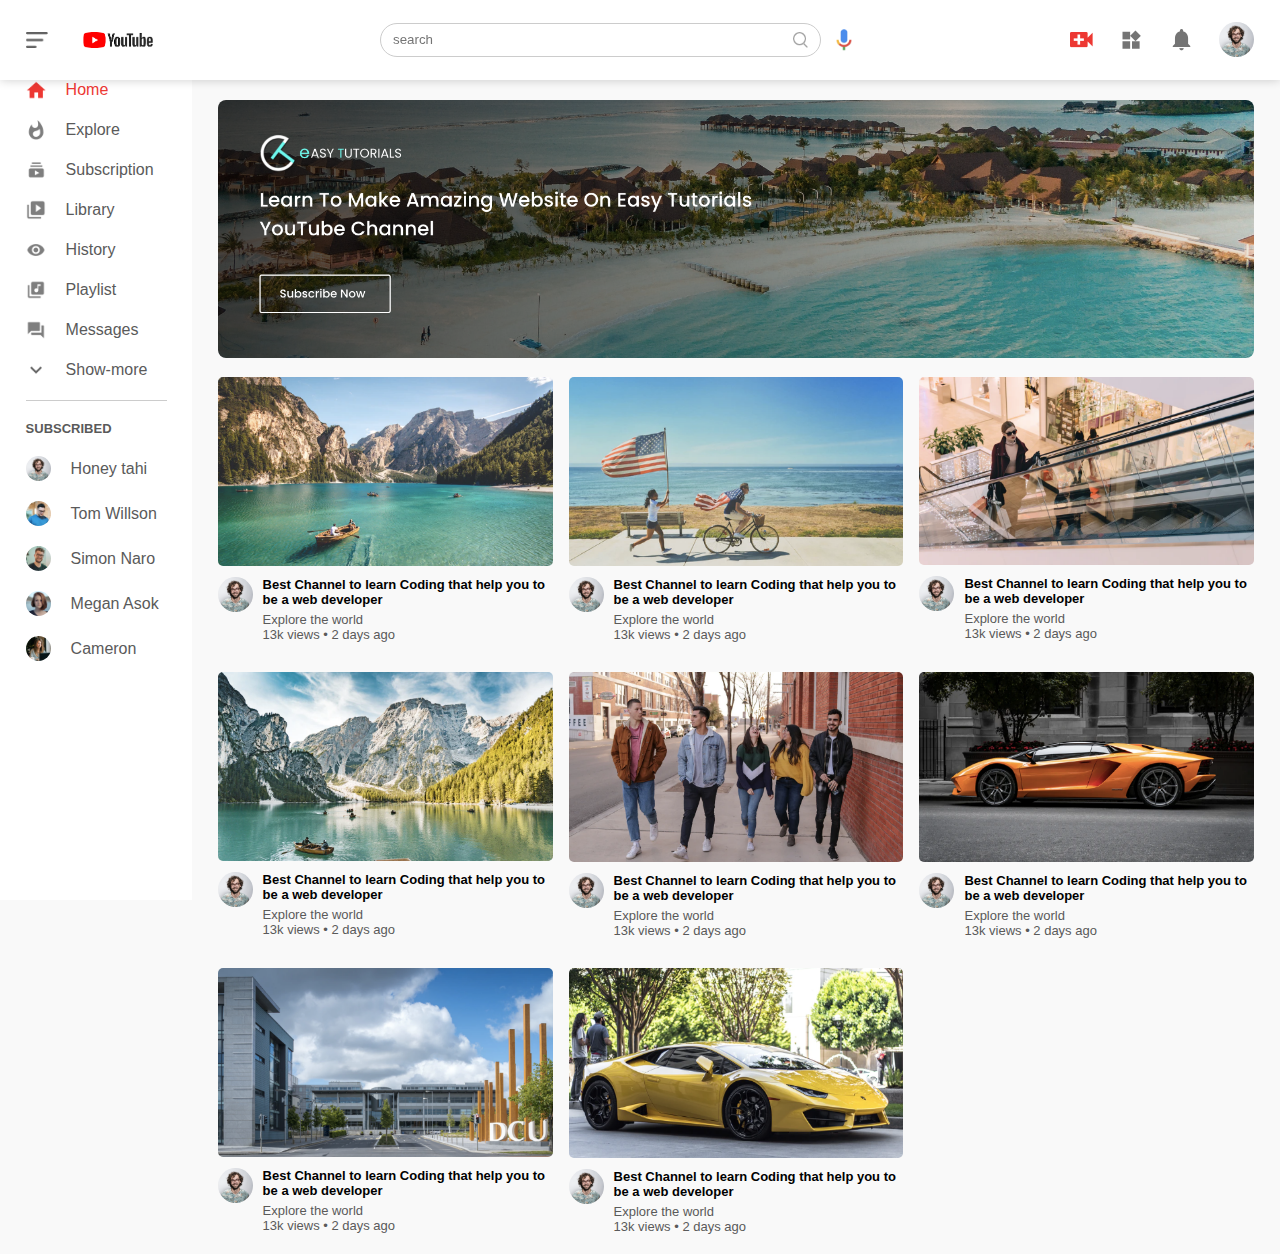
<file: index.html>
<!DOCTYPE html>
<html lang="en">
<head>
    <meta charset="UTF-8">
    <meta name="viewport" content="width=device-width, initial-scale=1.0">
    <title>Video Sharing website</title>
    <link rel="stylesheet" href="style.css">
</head>
<body>
    <nav class="flex-div">
        <div class="nav-left flex-div">
            <img src="images/images/menu.png" class="menu-icon">
            <img src="images/images/logo.png" class="logo">
        </div>
        <div class="nav-middle flex-div">
            <div class="search-box flex-div">
                <input type="text" placeholder="search">
                <img src="images/images/search.png" alt="">
            </div>
            <img src="images/images/voice-search.png" class="mic-icon" alt="">
        </div>
        <div class="nav-right flex-div">
            <img src="images/images/upload.png">
            <img src="images/images/more.png">
            <img src="images/images/notification.png">
            <img src="images/images/Jack.png" class="user-icon">

        </div>
    </nav>

   <div class="sidebar">
    <div class="shortcut-links">
        <a href=""> <img src="images/images/home.png"><p>Home</p></a>
        <a href=""> <img src="images/images/explore.png"><p>Explore</p></a>
        <a href=""> <img src="images/images/subscriprion.png"><p>Subscription</p></a>
        <a href=""> <img src="images/images/library.png"><p>Library</p></a>
        <a href=""> <img src="images/images/history.png"><p>History</p></a>
        <a href=""> <img src="images/images/playlist.png"><p>Playlist</p></a>
        <a href=""> <img src="images/images/messages.png"><p>Messages</p></a>
        <a href=""> <img src="images/images/show-more.png"><p>Show-more</p></a>
        <hr>
    </div>
    <div class="subscribed-list">
        <h3>SUBSCRIBED</h3>
        <a href=""><img src="images/images/Jack.png" alt=""><p>Honey tahi</p></a>
        <a href=""><img src="images/images/tom.png" alt=""><p>Tom Willson</p></a>
        <a href=""><img src="images/images/simon.png" alt=""><p>Simon Naro</p></a>
        <a href=""><img src="images/images/megan.png" alt=""><p>Megan Asok</p></a>
        <a href=""><img src="images/images//cameron.png" alt=""><p>Cameron</p></a>

    </div>
   </div>


<!--main-->
<div class="container">
    <div class="banner">
        <img src="images/images/banner.png">
    </div>
    <div class="list-container">
        <div class="vid-list">
            <a href="/playvideo.html"><img src="images/images/thumbnail1.png" class="thumbnail" alt=""></a>
            
            <div class="flex-div">
                <img src="images/images/Jack.png" alt="">
                <div class="vid-info">
                    <a href="/playvideo.html">Best Channel to learn Coding that help you to be a web developer</a>
                    <p>Explore the world</p>
                    <p>13k views &bull; 2 days ago</p>
                </div>
            </div>
        </div>
        <div class="vid-list">
            <a href="/playvideo.html"><img src="images/images/thumbnail2.png" class="thumbnail" alt=""></a>
            
            <div class="flex-div">
                <img src="images/images/Jack.png" alt="">
                <div class="vid-info">
                    <a href="">Best Channel to learn Coding that help you to be a web developer</a>
                    <p>Explore the world</p>
                    <p>13k views &bull;  2 days ago</p>
                </div>
            </div>
        </div>
        <div class="vid-list">
            <a href="/playvideo.html"><img src="images/images/thumbnail3.png" class="thumbnail" alt=""></a>
            
            <div class="flex-div">
                <img src="images/images/Jack.png" alt="">
                <div class="vid-info">
                    <a href="">Best Channel to learn Coding that help you to be a web developer</a>
                    <p>Explore the world</p>
                    <p>13k views &bull; 2 days ago</p>
                </div>
            </div>
        </div>
        <div class="vid-list">
            <a href="/playvideo.html"><img src="images/images/thumbnail4.png" class="thumbnail" alt=""></a>
            
            <div class="flex-div">
                <img src="images/images/Jack.png" alt="">
                <div class="vid-info">
                    <a href="">Best Channel to learn Coding that help you to be a web developer</a>
                    <p>Explore the world</p>
                    <p>13k views  &bull; 2 days ago</p>
                </div>
            </div>
        </div>
        <div class="vid-list">
            <a href="/playvideo.html"><img src="images/images/thumbnail5.png" class="thumbnail" alt=""></a>
            
            <div class="flex-div">
                <img src="images/images/Jack.png" alt="">
                <div class="vid-info">
                    <a href="">Best Channel to learn Coding that help you to be a web developer</a>
                    <p>Explore the world</p>
                    <p>13k views  &bull; 2 days ago</p>
                </div>
            </div>
        </div>
        <div class="vid-list">
            <a href="/playvideo.html"><img src="images/images/thumbnail6.png" class="thumbnail" alt=""></a>
            
            <div class="flex-div">
                <img src="images/images/Jack.png" alt="">
                <div class="vid-info">
                    <a href="">Best Channel to learn Coding that help you to be a web developer</a>
                    <p>Explore the world</p>
                    <p>13k views &bull; 2 days ago</p>
                </div>
            </div>
        </div>
        <div class="vid-list">
            <a href="/playvideo.html"><img src="images/images/thumbnail7.png" class="thumbnail" alt=""></a>
            
            <div class="flex-div">
                <img src="images/images/Jack.png" alt="">
                <div class="vid-info">
                    <a href="">Best Channel to learn Coding that help you to be a web developer</a>
                    <p>Explore the world</p>
                    <p>13k views &bull; 2 days ago</p>
                </div>
            </div>
        </div>
        <div class="vid-list">
            <a href="/playvideo.html"><img src="images/images/thumbnail8.png" class="thumbnail" alt=""></a>
            
            <div class="flex-div">
                <img src="images/images/Jack.png" alt="">
                <div class="vid-info">
                    <a href="">Best Channel to learn Coding that help you to be a web developer</a>
                    <p>Explore the world</p>
                    <p>13k views &bull; 2 days ago</p>
                </div>
            </div>
        </div>
    
    </div>
</div>



<script src="script.js"></script>


</body>
</html>
</file>
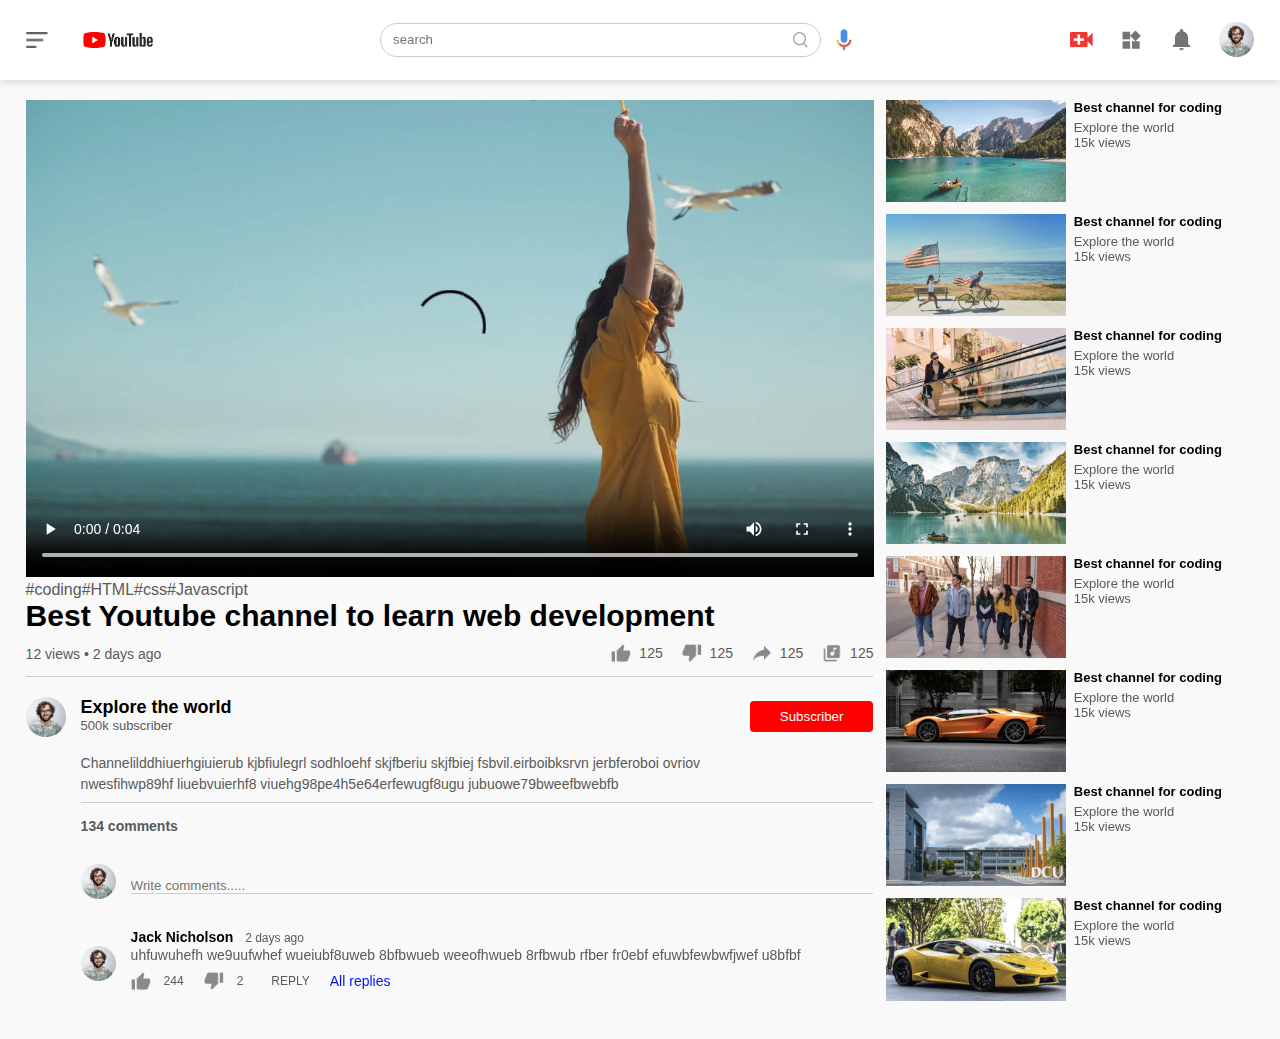
<file: playvideo.html>
<!DOCTYPE html>
<html lang="en">
<head>
    <meta charset="UTF-8">
    <meta name="viewport" content="width=device-width, initial-scale=1.0">
    <title>Play-video for u tube channels</title>
    <link rel="stylesheet" href="style.css">
</head>
<body>
    <nav class="flex-div">
        <div class="nav-left flex-div">
            <img src="images/images/menu.png" class="menu-icon">
            <img src="images/images/logo.png" class="logo">
        </div>
        <div class="nav-middle flex-div">
            <div class="search-box flex-div">
                <input type="text" placeholder="search">
                <img src="images/images/search.png" alt="">
            </div>
            <img src="images/images/voice-search.png" class="mic-icon" alt="">
        </div>
        <div class="nav-right flex-div">
            <img src="images/images/upload.png">
            <img src="images/images/more.png">
            <img src="images/images/notification.png">
            <img src="images/images/Jack.png" class="user-icon">

        </div>
    </nav>

    <div class="container play-container">
        <div class="row">
            <div class="play-video">
                <video controls autoplay>
                    <source src="/images/images/video.mp4" type="video/mp4">
                </video>

                    <div class="tags">
                        <a href="">#coding</a><a href="">#HTML</a><a href="">#css</a><a href="">#Javascript</a>

                    </div>
                    <h3>Best Youtube channel to learn web development</h3>
                    <div class="play-vid-info">
                        <p>12 views &bull; 2 days ago</p>
                        <div>
                            <a href=""><img src="/images/images/like.png" alt="">125</a>
                            <a href=""><img src="/images/images/dislike.png" alt="">125</a>
                            <a href=""><img src="/images/images/share.png" alt="">125</a>
                            <a href=""><img src="/images/images/save.png" alt="">125</a>
                        </div>
                    </div>
                    <hr>
                    <div class="publisher">
                        <img src="/images/images/Jack.png" alt="">
                        <div>
                            <p>Explore the world</p>
                            <span>500k subscriber</span>
                        </div>
                        <button type="button">Subscriber</button>
                    </div>
                    <div class="vid-descp">
                        <p>
                            Channelilddhiuerhgiuierub kjbfiulegrl sodhloehf skjfberiu skjfbiej fsbvil.eirboibksrvn jerbferoboi ovriov
                        </p>
                        <p>nwesfihwp89hf liuebvuierhf8 viuehg98pe4h5e64erfewugf8ugu jubuowe79bweefbwebfb</p>
                        <hr>
                        <h4>134 comments</h4>
                        <div class="add-comment">
                            <img src="/images/images/Jack.png" alt="">
                            <input type="text" placeholder="Write comments.....">
                        </div>
                    <div class="old-comment">
                        <img src="/images/images/Jack.png" alt="">
                        <div>
                            <h3>Jack Nicholson <span>2 days ago</span></h3>
                            <p>uhfuwuhefh we9uufwhef wueiubf8uweb 8bfbwueb weeofhwueb 8rfbwub rfber fr0ebf efuwbfewbwfjwef u8bfbf</p>
                            <div class="acomment-action">
                                <img src="/images/images/like.png" alt="">
                                <span>244</span>
                                <img src="/images/images/dislike.png" alt="">
                                <span>2</span>
                                <span>REPLY</span>
                                <a href="">All replies</a>
                            </div>
                        </div>
                    </div>
                </div>

            </div>
            <div class="right-sidebar">
                <div class="side-video-list">
                    <a href="" class="small-thumbnail"><img src="images/images/thumbnail1.png" alt=""></a>
                    <div class="vid-info">
                        <a href="">Best channel for coding</a>
                        <p>Explore the world</p>
                        <p> 15k views</p>
                    </div>
                </div>
                <div class="side-video-list">
                    <a href="" class="small-thumbnail"><img src="images/images/thumbnail2.png" alt=""></a>
                    <div class="vid-info">
                        <a href="">Best channel for coding</a>
                        <p>Explore the world</p>
                        <p> 15k views</p>
                    </div>
                </div>
                <div class="side-video-list">
                    <a href="" class="small-thumbnail"><img src="images/images/thumbnail3.png" alt=""></a>
                    <div class="vid-info">
                        <a href="">Best channel for coding</a>
                        <p>Explore the world</p>
                        <p> 15k views</p>
                    </div>
                </div>
                <div class="side-video-list">
                    <a href="" class="small-thumbnail"><img src="images/images/thumbnail4.png" alt=""></a>
                    <div class="vid-info">
                        <a href="">Best channel for coding</a>
                        <p>Explore the world</p>
                        <p> 15k views</p>
                    </div>
                </div>
                <div class="side-video-list">
                    <a href="" class="small-thumbnail"><img src="images/images/thumbnail5.png" alt=""></a>
                    <div class="vid-info">
                        <a href="">Best channel for coding</a>
                        <p>Explore the world</p>
                        <p> 15k views</p>
                    </div>
                </div>
                <div class="side-video-list">
                    <a href="" class="small-thumbnail"><img src="images/images/thumbnail6.png" alt=""></a>
                    <div class="vid-info">
                        <a href="">Best channel for coding</a>
                        <p>Explore the world</p>
                        <p> 15k views</p>
                    </div>
                </div>
                <div class="side-video-list">
                    <a href="" class="small-thumbnail"><img src="images/images/thumbnail7.png" alt=""></a>
                    <div class="vid-info">
                        <a href="">Best channel for coding</a>
                        <p>Explore the world</p>
                        <p> 15k views</p>
                    </div>
                </div>
                <div class="side-video-list">
                    <a href="" class="small-thumbnail"><img src="images/images/thumbnail8.png" alt=""></a>
                    <div class="vid-info">
                        <a href="">Best channel for coding</a>
                        <p>Explore the world</p>
                        <p> 15k views</p>
                    </div>
                </div>

            </div>
        </div>
    </div>
</body>
</html>
</file>
<file: style.css>
*{
    margin: 0;
    padding:0;
    font-family: 'poppins',sans-serif;
    box-sizing: border-box;
}
a{
    text-decoration: none;
    color: #5a5a5a;

}
img{
    cursor: pointer;
}
.flex-div{
    display:flex;
    align-items:center;
}
nav{
    padding: 10px 2%;
    justify-content: space-between;
    box-shadow: 0 0 10px rgba(0, 0,0, 0.2);
    background: #ffff;
    position: sticky;
    top: 0%;
    z-index: 10;
}
.nav-right img{
    width: 25px;
    margin-right: 25px;

}
.nav-right .user-icon{
    width: 35px;
    border-radius: 50%;
    margin-right: 0;
}
.nav-left .menu-icon{
    width: 22px;
    margin-right: 25px;

}
.nav-left .logo
{
    width: 90px;
}
.nav-middle .mic-icon{
    width: 16px;
}
.nav-middle .search-box{
    border: 1px solid #ccc;
    margin-right: 15px;
    padding:8px 12px;
    border-radius: 25px;
}
.nav-middle .search-box input{
    width:400px;
    border: 0;
    outline:0;
    background:transparent;
}
.nav-middle .search-box img{
    width: 15px;
}


.sidebar{
    background: white;
    width:15%;
    height: 100vh;
    position:fixed;
    top:0;
    padding-left: 2%;
    padding-top: 80px;
}
.shortcut-links a img{
    width: 20px;
    margin-right: 20px;
}
.shortcut-links a{
    display:flex;
    align-items:center;
    margin-bottom: 20px ;
    width: fit-content;
    flex-wrap:wrap;
}
.shortcut-links a:first-child{
    color: #ed3833;
}

.sidebar hr{
    border:0;
    height: 1px;
    background:#ccc;
    width:85%;
}
.subscribed-list h3{
    font-size: 13px;
    margin:20px 0 ;
    color:#5a5a5a;

}
.subscribed-list a{
    display:flex;
    align-items:center;
    margin-bottom:20px;
    width:fit-content;
    flex-wrap:wrap'
}
.subscribed-list a img{
    width:25px;
    border-radius: 50%;
    margin-right: 20px;
}
.small-sidebar{
    width:5%;
}
.small-sidebar a p{
    display:none;
}
.small-sidebar h3{
    display:none;
}
.small-sidebar hr{
    display:none;
}




.container{
    background: #f9f9f9;
    padding-left: 17%;
    padding-right: 2%;
    padding-top: 20px;
    padding-bottom: 20px;
}
.large-container{
    padding-left:7%;
}
.banner{
    width:100%;

}
.banner img{
    width: 100%;
    border-radius: 8px;
}
.list-container{
    display: grid;
    grid-template-columns: repeat(auto-fit,minmax(250px, 1fr));
    grid-column-gap: 16px;
    grid-row-gap: 30px;
    margin-top: 15px;
}
.vid-list .thumbnail{
    width:100%;
    border-radius: 5px;
}
.vid-list .flex-div{
    align-items: flex-start;
    margin-top: 7px;
}
.vid-list .flex-div img{
    width: 35px;
    margin-right: 10px;
    border-radius: 50%;
}
.vid-info{
    color: #5a5a5a;
    font-size: 13px;

}
.vid-info a{
    color:#000;
    font-weight: 600;
    display: block;
    margin-bottom: 5px;

}




@media (max-width:900px){
    .menu-icon{
        display:none;
    }
    .sidebar{
        display:none;
    }
    .container .large-container{
        padding-left:5%;
        padding-right:5%;
    }
    .nav-right img{
        display:none;
    }   
    .nav-right .user-icon{
        display:block;
        width:30px;
    }    
    .nav-middle .search-box input{
        width:100px;
    }
    .nav-middle .mic-icon{
        display:none;
    }
    .logo{
        width:90px;
    }
}







.play-container{
    padding-left:2%;
}
.row{
    display: flex;
    justify-content: space-between;
    flex-wrap: wrap;

}
.play-video{
    flex-basis:69%;
}
.right-sidebar{
    flex-basis:30%;
}
.play-video video{
    width:100%;
}
.side-video-list{
    display: flex;
    justify-content: space-between;
    margin-bottom: 8px;
}
.side-video-list img{
    width:100%;
}
.side-video-list .small-thumbnail{
    flex-basis:49% ;
}
.side-video-list .vid-info{
    flex-basis: 49%;
}
.play-video.tags a{
    color:#000fff;
    font-size: 13px;
}
.play-video h3{
    font-weight: 800;
    font-size: 30px;
}
.play-video .play-vid-info{
    display: flex;
    align-items: center;
    justify-content: space-between;
    flex-wrap: wrap;
    margin-top: 10px;
    font-size: 14px;
    color: #5a5a5a;
}
.play-video .play-vid-info a img{
    width:20px;
    margin-right: 8px;
}
.play-video .play-vid-info a{
    display: inline-flex;
    align-items: center;
    margin-left: 15px;
}
.play-video hr{
    border: 0;
    height: 1px;
    background-color: #ccc;
    margin: 10px 0;
}
.publisher{
    display:flex;
    align-items: center;
    margin-top: 20px;
}
.publisher div{
    flex: 1;
    line-height: 18px;

}
.publisher img{
    width: 40px;
    border-radius: 50%;
    margin-right: 15px;
}
.publisher div p{
    color:#000;
    font-weight: 600;
    font-size: 18px;

}
.publisher div span{
    font-size: 13px;
    color: #5a5a5a;
}
.publisher button{
    background-color: red;
    color:#fff;
    padding: 8px 30px;
    border:0;
    outline: 0;
    border-radius:4px;
    cursor: pointer;
}
.vid-descp{
    padding-left: 55px;
    margin: 18px 0;
}
.vid-descp p{
    font-size: 14px;
    margin-bottom: 5px;
    color:#5a5a5a;
}
.vid-descp h4{
    font-size:14px;
    color:#5a5a5a;
    margin-top:15px;
    
}
.add-comment{
    display: flex;
    align-items: center;
    margin: 30px 0;
}
.add-comment img{
    width:35px;
    border-radius:50%;
    margin-right: 15px;
}
.add-comment input{
    border: 0;
    outline: 0;
    border-bottom: 1px solid#ccc;
    width:100%;
    padding-top: 10px;
    background: transparent;
}
.old-comment{
    display: flex;
    align-items: center;
    margin: 20px 0;
}
.old-comment img{
    width:35px;
    border-radius:50%;
    margin-right: 15px;
}
.old-comment h3{
    font-size: 14px;
    margin-bottom: 2px;

}
.old-comment span{
    font-size:12px;
    color: #5a5a5a;
    font-weight: 500;
    margin-left: 8px;
}
.old-comment .acomment-action{
    display: flex;
    align-items: center;
    margin: 8px 0;
    font-size: 14px;
}
.old-comment .acomment-action img{
    border-radius: 0;
    width: 20px;
    margin-right: 5px;
}
.old-comment .acomment-action span{
    margin-right: 20px;
    color: #5a5a5a;
}
.old-comment .acomment-action a{
    color:#000fff;
}

@media (max-width:900px)
{
    .play-video{
        flex-basis: 100%;
    }
    .right-sidebar{
        flex-basis: 30%;
    }
    .play-container{
        padding-left: 5%;
    }
    .vid-descp{
        padding-left: 0;
    }
    .play-video .play-vid-info a{
        margin-left: 0;
        margin-right: 15px;
        margin-top: 15px;
    }
}
</file>
